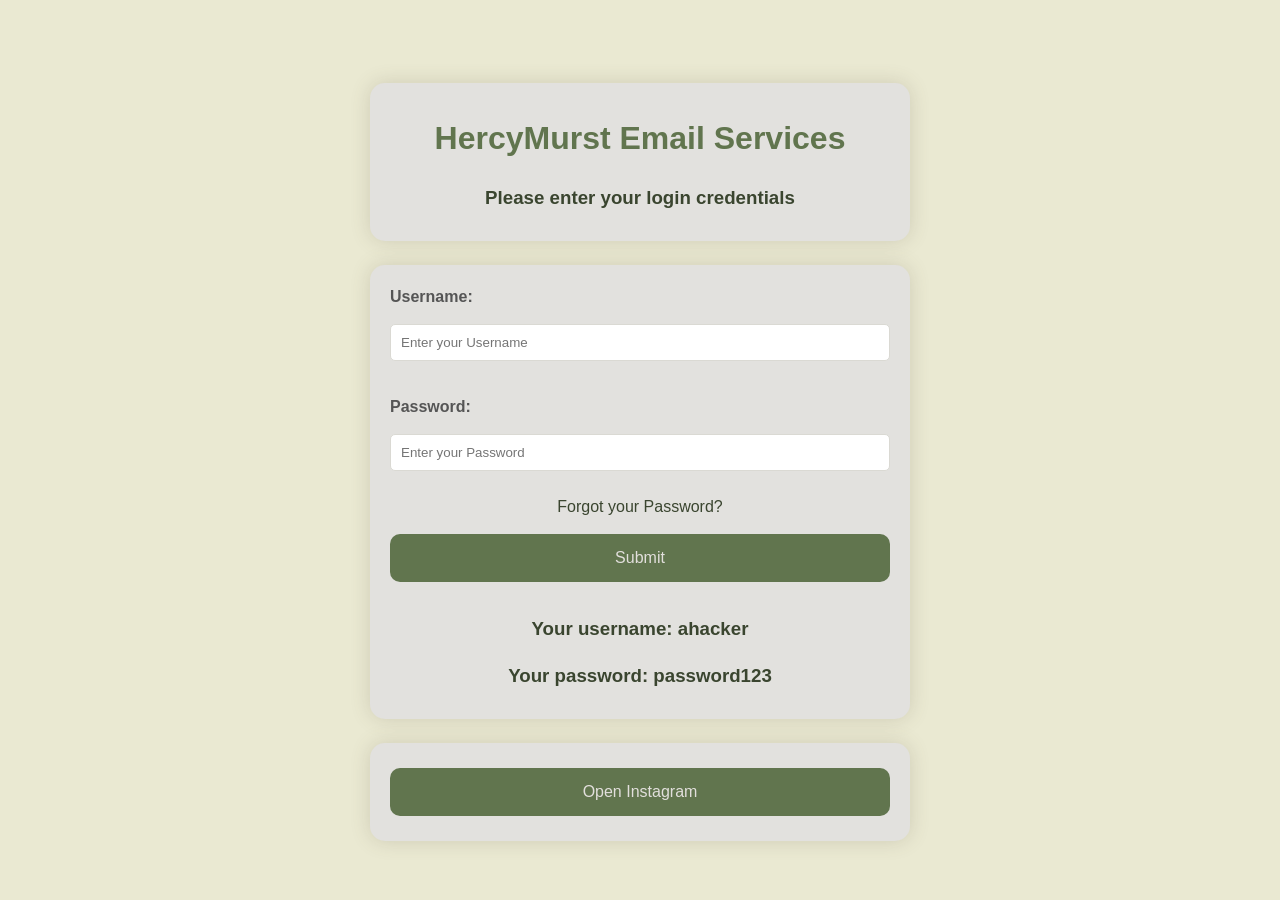
<file: index.html>
<!DOCTYPE html>
<html lan="en">

<head>
    <title>HTML Login Form</title>
    <link rel="stylesheet" href="professorPear-styling.css"> 
    <script defer src="professorPear-main.js"></script>
</head>

<body>
    <br>
    <div class="main">
        <h1>HercyMurst Email Services</h1>
        <h3>Please enter your login credentials</h3>
    </div>

    <br>

    <div class="main">

        <form id="loginForm">
            <label for="username">
                Username:
            </label>
            <input type="text" id="username" placeholder="Enter your Username"><br>

            <label for="password">
                Password:
            </label>
            <input type="password" id="password" placeholder="Enter your Password"><br>
                
                <a href="./security-question.html" style="text-decoration: none;">
                Forgot your Password?
                </a>

            <div class="wrap">
                <button type="button" onclick="getUserInfo()" id="loginFormSubmit">
                    Submit
                </button>
            </div>
        </form>
        
        <h3>Your username: ahacker</h3>
        <h3>Your password: password123</h3>
        
    </div>

    <br>

    <div class="main">
        <button type="button" onclick="instagram()" id="openInstagram">
        Open Instagram
        </button>
    </div>

</body>

</html>
</file>
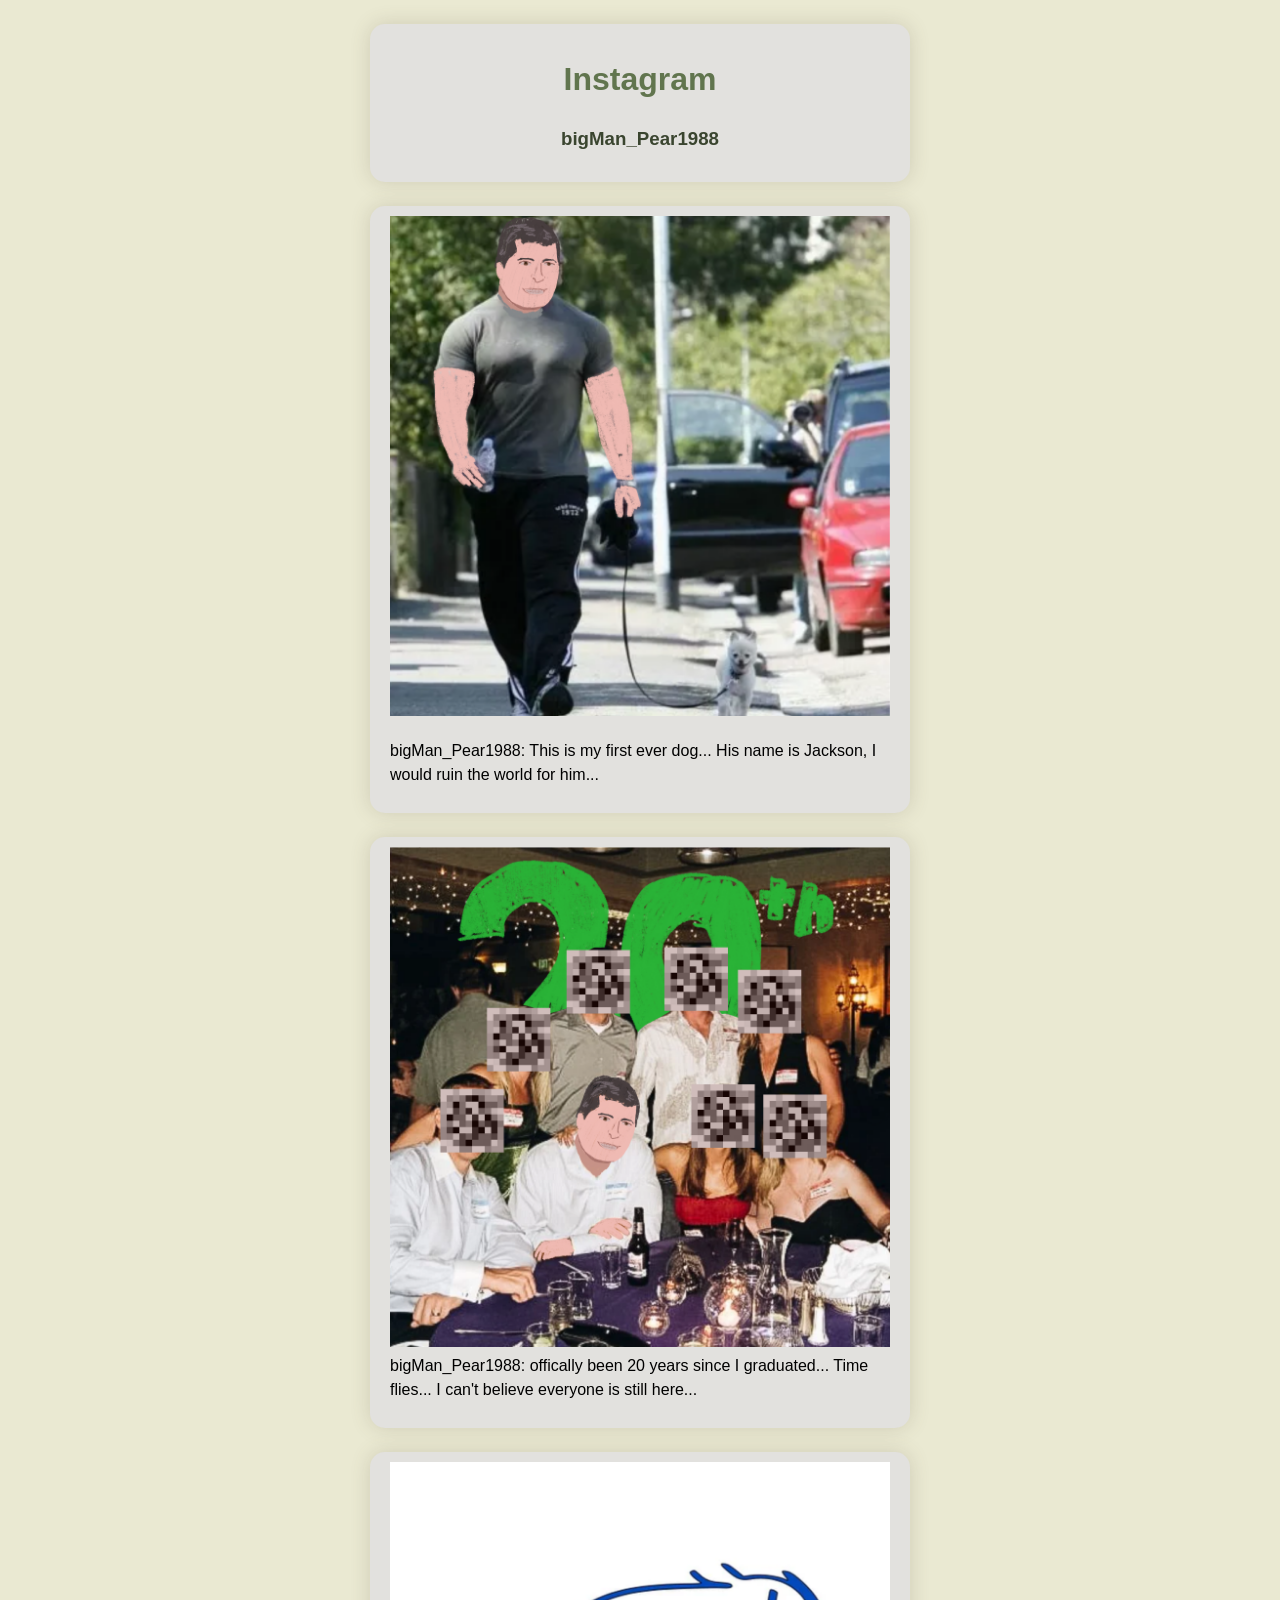
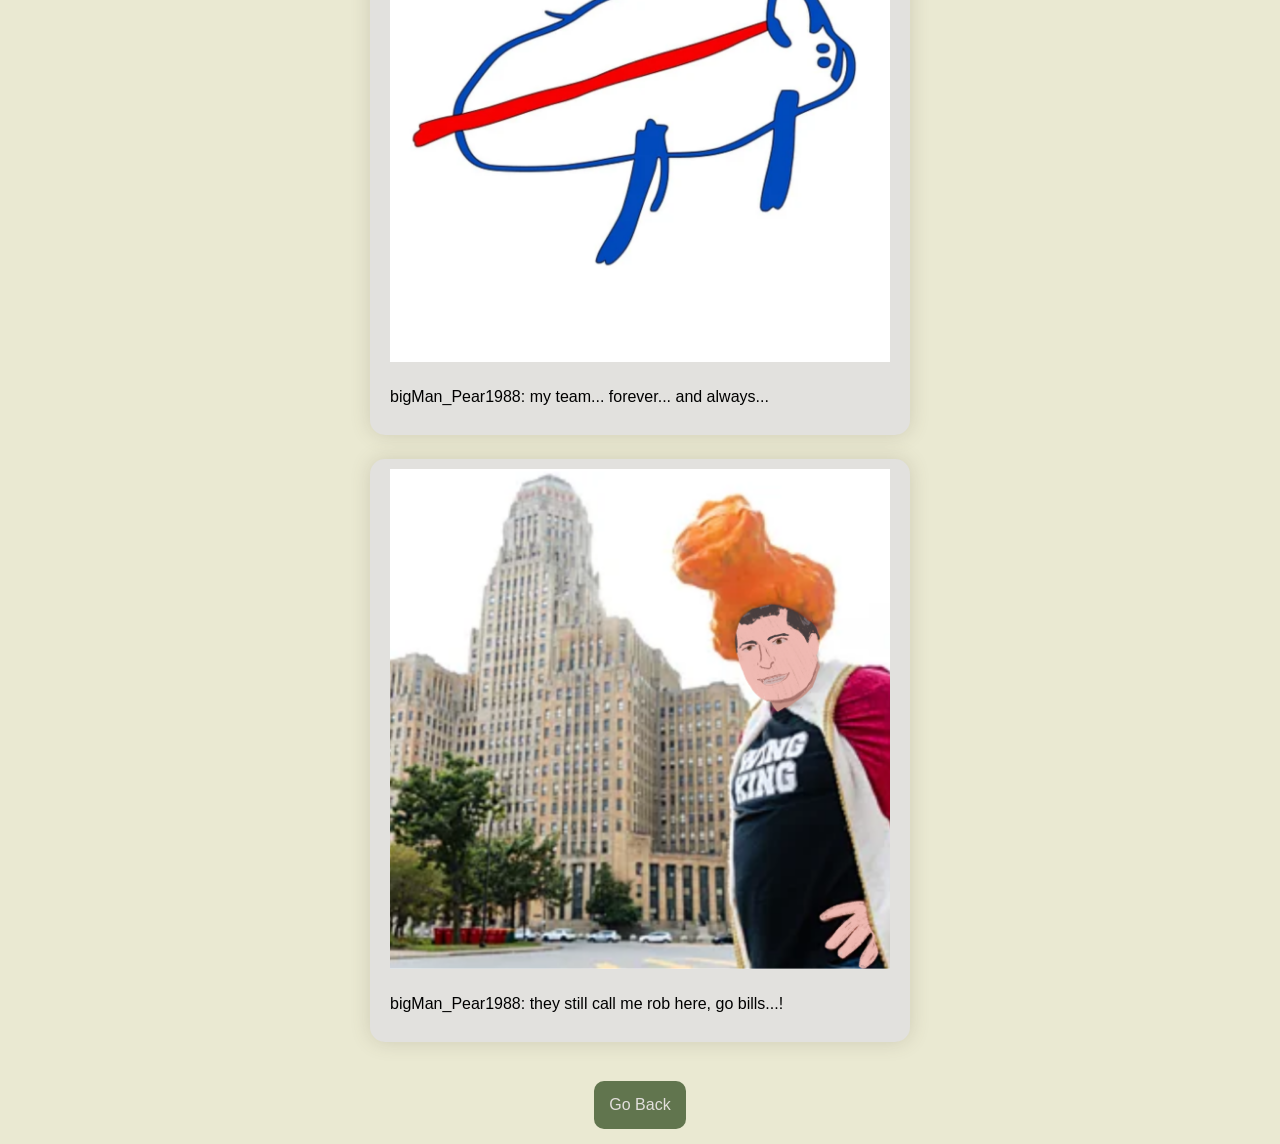
<file: instagram.html>
<!DOCTYPE html>
<html lan="en">

<head>
    <title>HTML Fake Instagram</title>
    <link rel="stylesheet" href="professorPear-styling.css">
    <script defer src="professorPear-main.js"></script>
</head>

<body>

    <br>

    <div class ="main">
    <h1>Instagram</h1>
    <h3>bigMan_Pear1988</h3>
    </div>

    <br>

    <div class="gram">
        <img src="dog.PNG" alt="professor pear walking a dog">
        <p>bigMan_Pear1988: This is my first ever dog... His name is Jackson, I would ruin the world for him...</p>
    </div>

    <br>

    <div class="gram">
        <img src="anniversary.PNG" alt="professor pear surrounded by his peers"
        <p>bigMan_Pear1988: offically been 20 years since I graduated... Time flies... I can't believe everyone is still here...</p>
    </div>

    <br>

    <div class="gram">
        <img src="bills.PNG" alt="picture of buffalo bill">
        <p>bigMan_Pear1988: my team... forever... and always...</p>
    </div>

    <br>

    <div class="gram">
        <img src="buffalo.PNG" alt="picture of professor pear in buffalo, NY">
        <p>bigMan_Pear1988: they still call me rob here, go bills...!</p>
    </div>

    <br>

    <div class="back">
        <button type="button" onclick="goBack()" id="backButton">
            Go Back
        </button>
    </div>

</body>



</html>
</file>
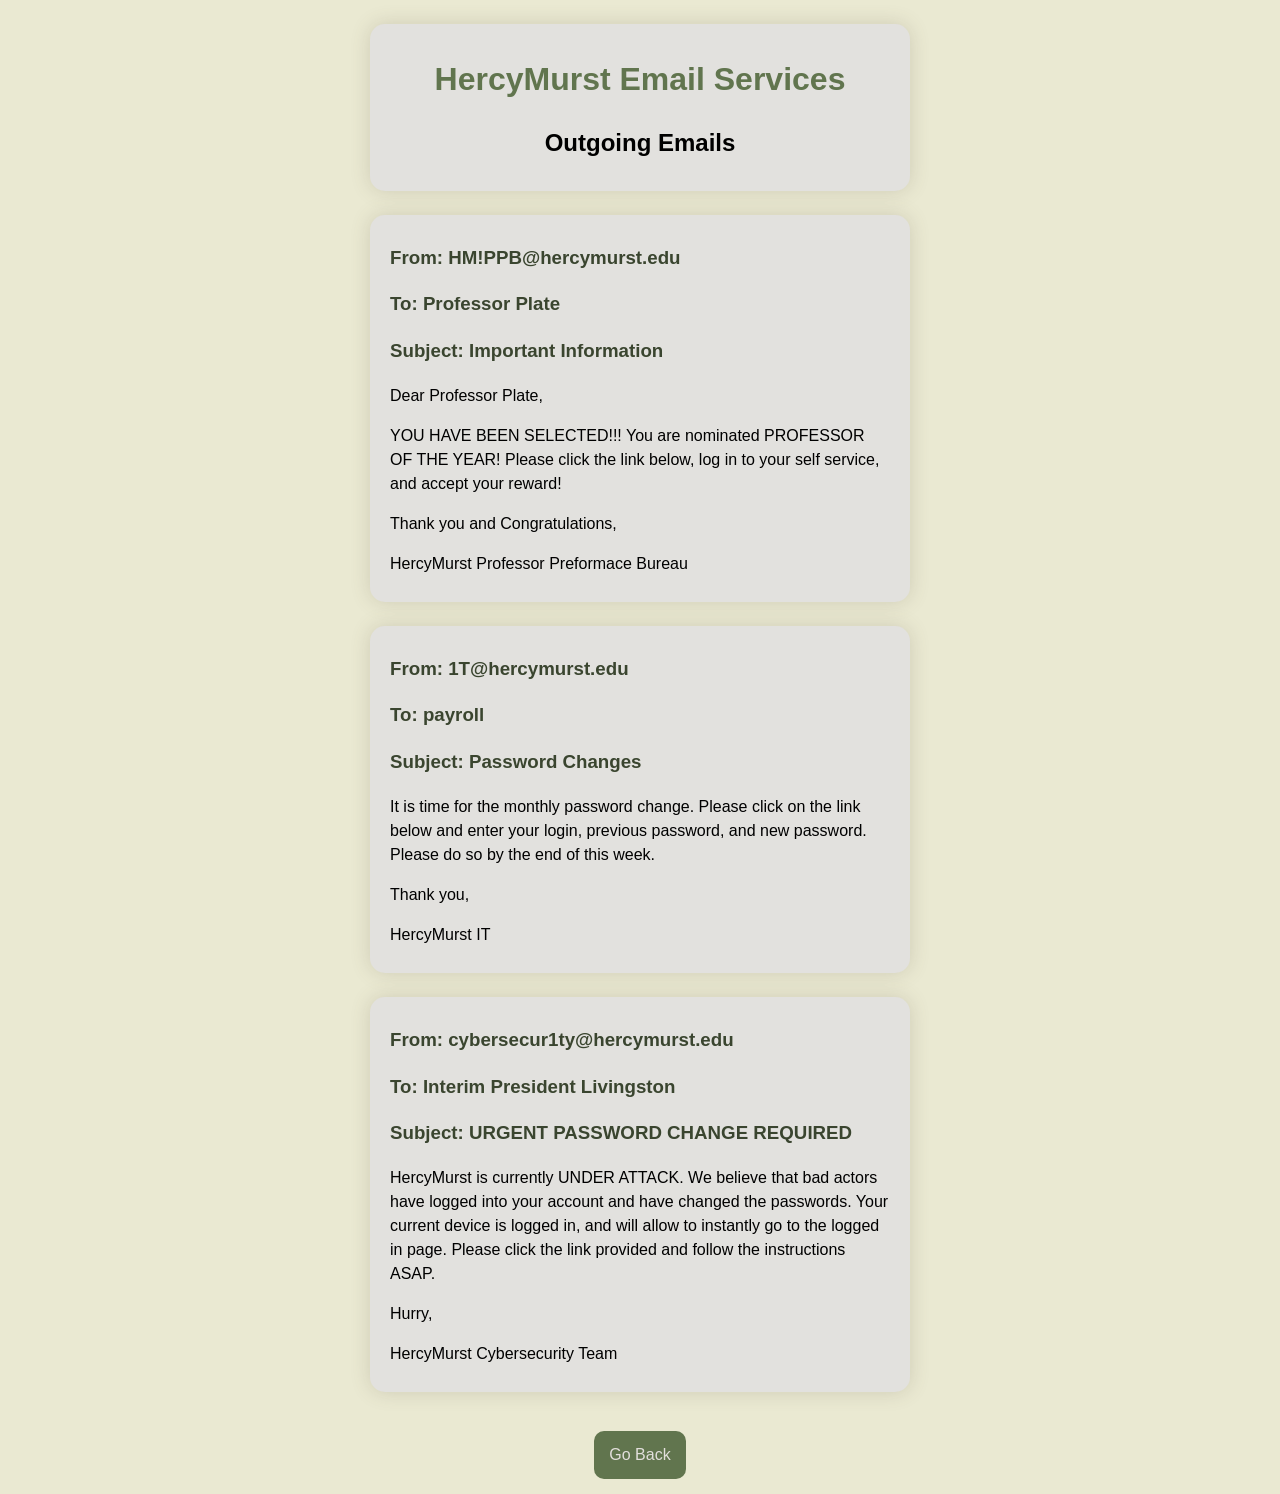
<file: outgoingEmails.html>
<!DOCTYPE html>
<html lan="en">

<head>
    <title>HTML Secret Emails</title>
    <link rel="stylesheet" href="professorPear-styling.css"> 
    <script defer src="professorPear-main.js"></script>
</head>

<body>
    <br>
    <div class = "main">
        <h1>HercyMurst Email Services</h1>
        <h2>Outgoing Emails</h2>
    </div>

    <br>

    <div class="email">
        <h3>From: HM!PPB@hercymurst.edu</h3>
        <h3>To: Professor Plate</h3>
        <h3>Subject: Important Information</h3>
        <p>Dear Professor Plate,</p>
        <p>YOU HAVE BEEN SELECTED!!! You are nominated PROFESSOR OF THE YEAR! Please click the link below, log in to your self service, and accept your reward!</p>
        <p>Thank you and Congratulations,</p>
        <p>HercyMurst Professor Preformace Bureau</p>
    </div>

    <br>        

    <div class ="email">
        <h3>From: 1T@hercymurst.edu</h3>
        <h3>To: payroll</h3>
        <h3>Subject: Password Changes</h3>
        <p>It is time for the monthly password change. Please click on the link below and enter your login, previous password, and new password. Please do so by the end of this week.</p>
        <p>Thank you,</p>
        <p>HercyMurst IT</p>
    </div>

    <br>

    <div class ="email">
        <h3>From: cybersecur1ty@hercymurst.edu</h3>
        <h3>To: Interim President Livingston</h3>
        <h3>Subject: URGENT PASSWORD CHANGE REQUIRED</h3>
        <p>HercyMurst is currently UNDER ATTACK. We believe that bad actors have logged into your account and have changed the passwords. Your current device is logged in, and will allow to instantly go to the logged in page. Please click the link provided and follow the instructions ASAP.</p>
        <p>Hurry,</p>
        <p>HercyMurst Cybersecurity Team</p>
    </div>

    <br>

    <div class="back">
        <button type="button" onclick="goBack()" id="backButton">
            Go Back
        </button>
    </div>

</body>

</html>
</file>
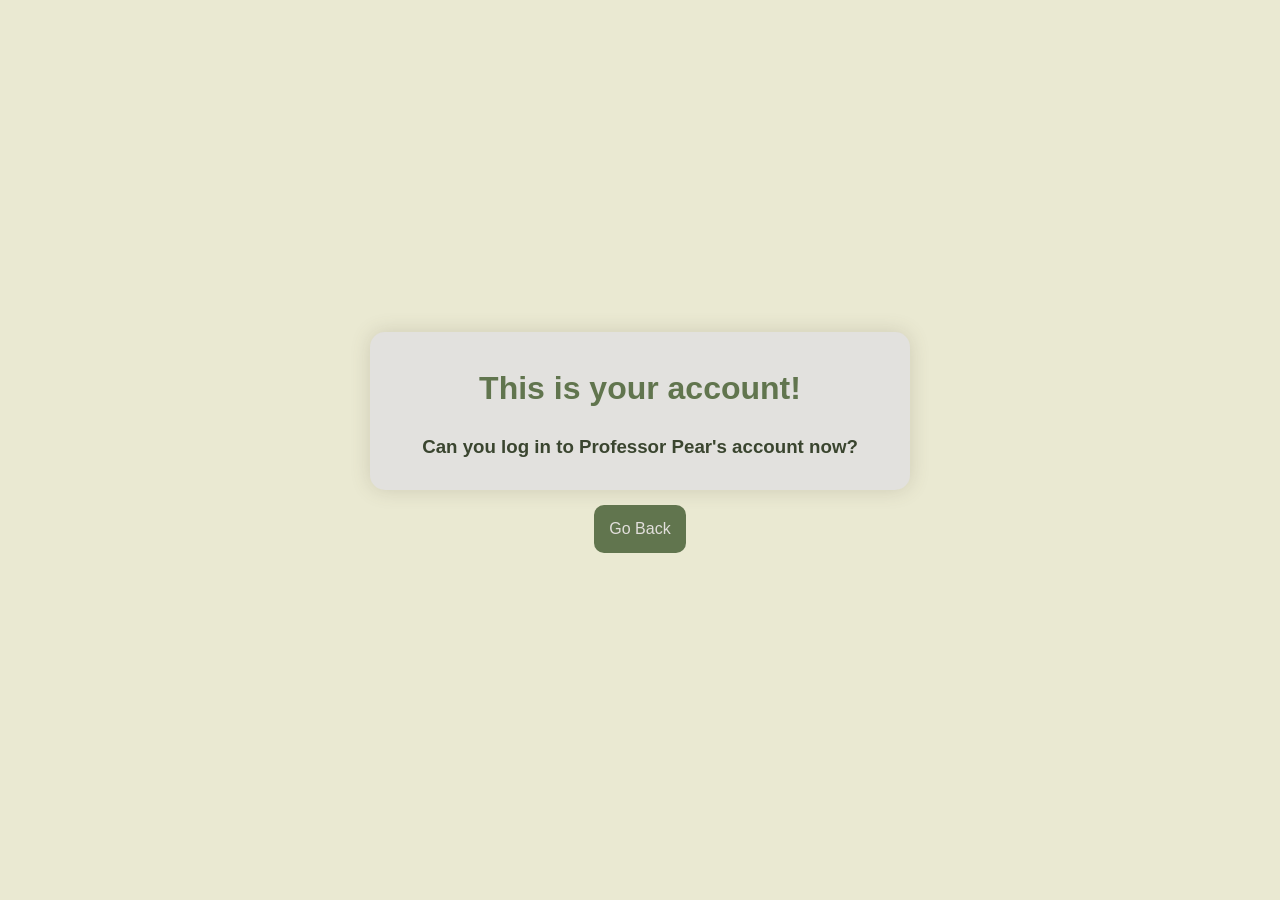
<file: pres-login-page.html>
<!DOCTYPE html>
<html lan="en">

<head>
    <title>HTML Login Form</title> 
    <link rel="stylesheet" href="professorPear-styling.css"> 
    <script defer src="professorPear-main.js"></script>
</head>

<body>
    <div class="main">
        <h1>This is your account!</h1>
        <h3>Can you log in to Professor Pear's account now?</h3>
    </div>

    <div class="back">
        <button type="button" onclick="goBack()" id="backButton">
            Go Back
        </button>
    </div>
</body>

</html>
</file>
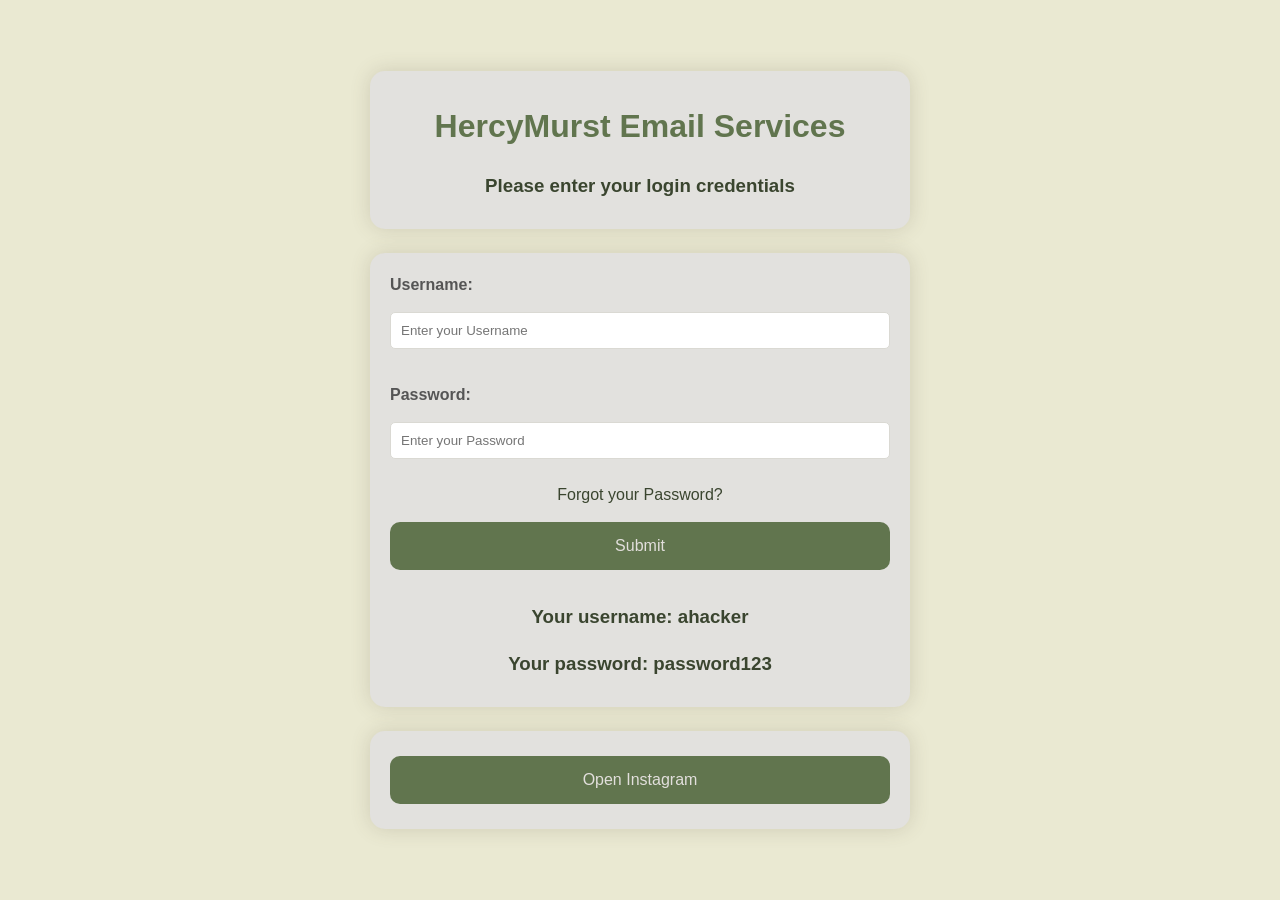
<file: professorPear-mainPage.html>
<!DOCTYPE html>
<html lan="en">

<head>
    <title>HTML Login Form</title>
    <link rel="stylesheet" href="professorPear-styling.css"> 
    <script defer src="professorPear-main.js"></script>
</head>

<body>
    
    <div class="main">
        <h1>HercyMurst Email Services</h1>
        <h3>Please enter your login credentials</h3>
    </div>

    <br>

    <div class="main">

        <form id="loginForm">
            <label for="username">
                Username:
            </label>
            <input type="text" id="username" placeholder="Enter your Username"><br>

            <label for="password">
                Password:
            </label>
            <input type="password" id="password" placeholder="Enter your Password"><br>
                
                <a href="./security-question.html" style="text-decoration: none;">
                Forgot your Password?
                </a>

            <div class="wrap">
                <button type="button" onclick="getUserInfo()" id="loginFormSubmit">
                    Submit
                </button>
            </div>
        </form>
        
        <h3>Your username: ahacker</h3>
        <h3>Your password: password123</h3>
        
    </div>

    <br>

    <div class="main">
        <button type="button" onclick="instagram()" id="openInstagram">
        Open Instagram
        </button>
    </div>

</body>

</html>
</file>
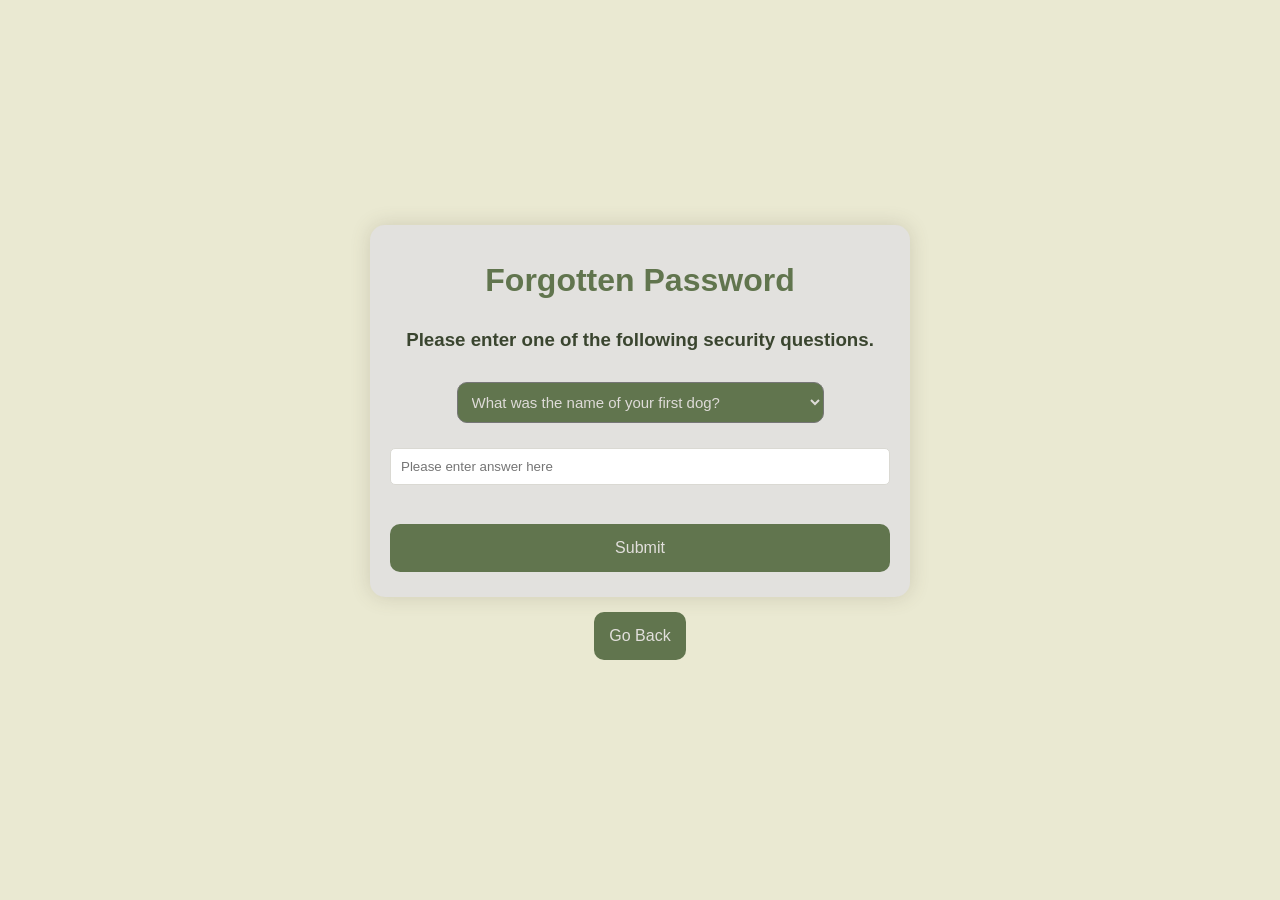
<file: security-question-ahacker.html>
<!DOCTYPE html>
<html lan="en">

<head>
    <title>HTML Login Form</title> 
    <link rel="stylesheet" href="professorPear-styling.css"> 
    <script defer src="professorPear-main.js"></script>
</head>

<body>
    <div class="main">
        <h1>Forgotten Password</h1>
        <h3>Please enter one of the following security questions.</h3>

        <select name="ahackerSecurity" id="ahackerSecurity">
            <option value="dog">
                What was the name of your first dog?
            </option>
            <option value="hometown">
                What was the name of the city you were born in?
            </option>
            <option value="maiden">
                What is your mothers maiden name?
            </option>
        </select>

        <form id="securityAnswers">
            <input type="text" id="answers" placeholder="Please enter answer here"><br>
            
            <div class="wrap">
                <button type="button" onclick="getAnswerUser()">
                    Submit
                </button>
            </div>

        </form>

    </div>


    <div class="back">
        <button type="button" onclick="goBack()" id="backButton">
            Go Back
        </button>
    </div>

</body>

</html>
</file>
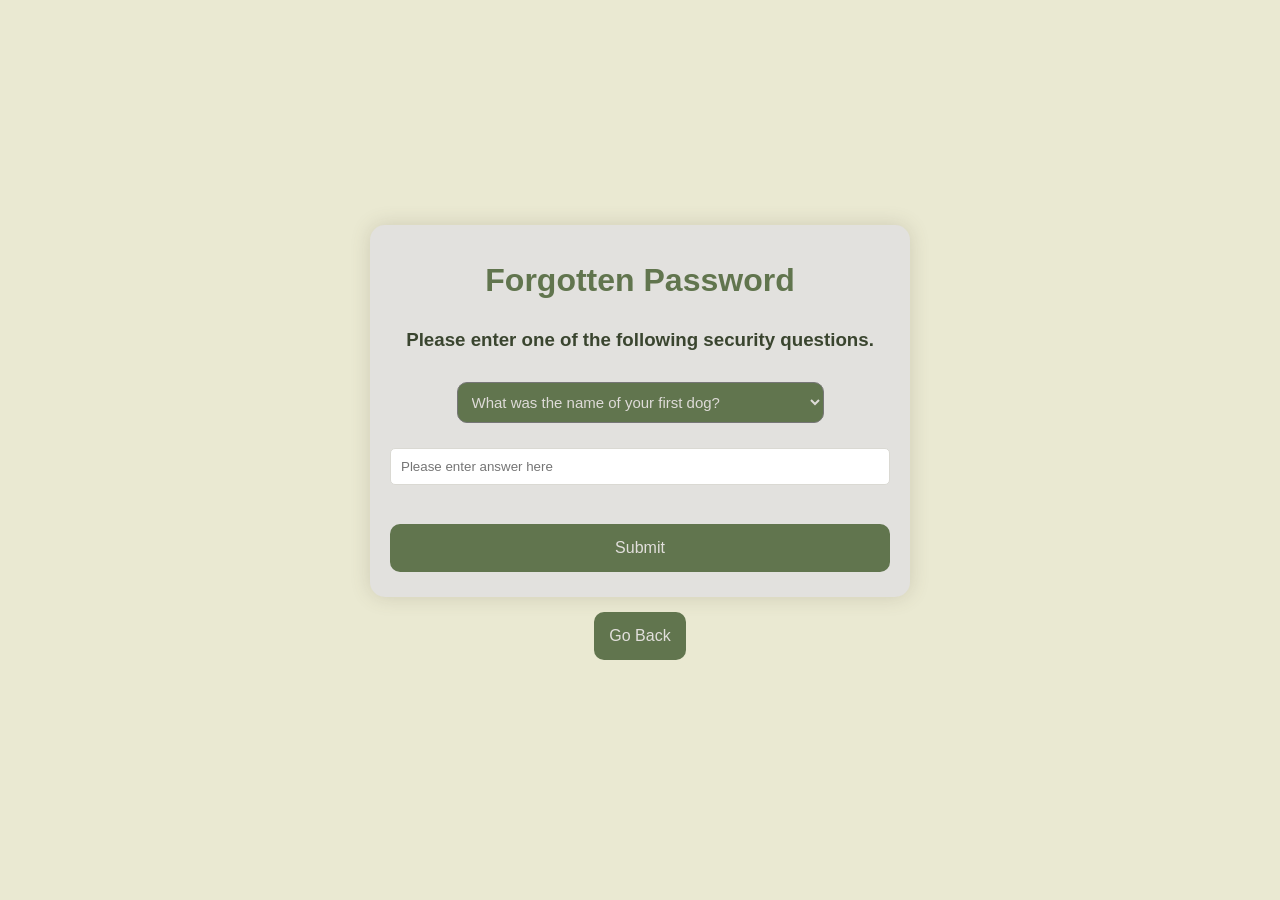
<file: security-question-rpear.html>
<!DOCTYPE html>
<html lan="en">

<head>
    <title>HTML Login Form</title> 
    <link rel="stylesheet" href="professorPear-styling.css"> 
    <script defer src="professorPear-main.js"></script>
</head>

<body>
    <div class="main">
        <h1>Forgotten Password</h1>
        <h3>Please enter one of the following security questions.</h3>

        <select name="ahackerSecurity" id="ahackerSecurity">
            <option value="dog">
                What was the name of your first dog?
            </option>
            <option value="hometown">
                What was the name of the city you were born in?
            </option>
            <option value="maiden">
                What is your mothers maiden name?
            </option>
        </select>

        <form id="securityAnswers">
            <input type="text" id="answers" placeholder="Please enter answer here"><br>
            
            <div class="wrap">
                <button type="button" onclick="getAnswerGoal()" id="answerSubmit">
                    Submit
                </button>
            </div>

        </form>

    </div>

    <div class="back">
        <button type="button" onclick="goBack()" id="backButton">
            Go Back
        </button>
    </div>

</body>

</html>
</file>
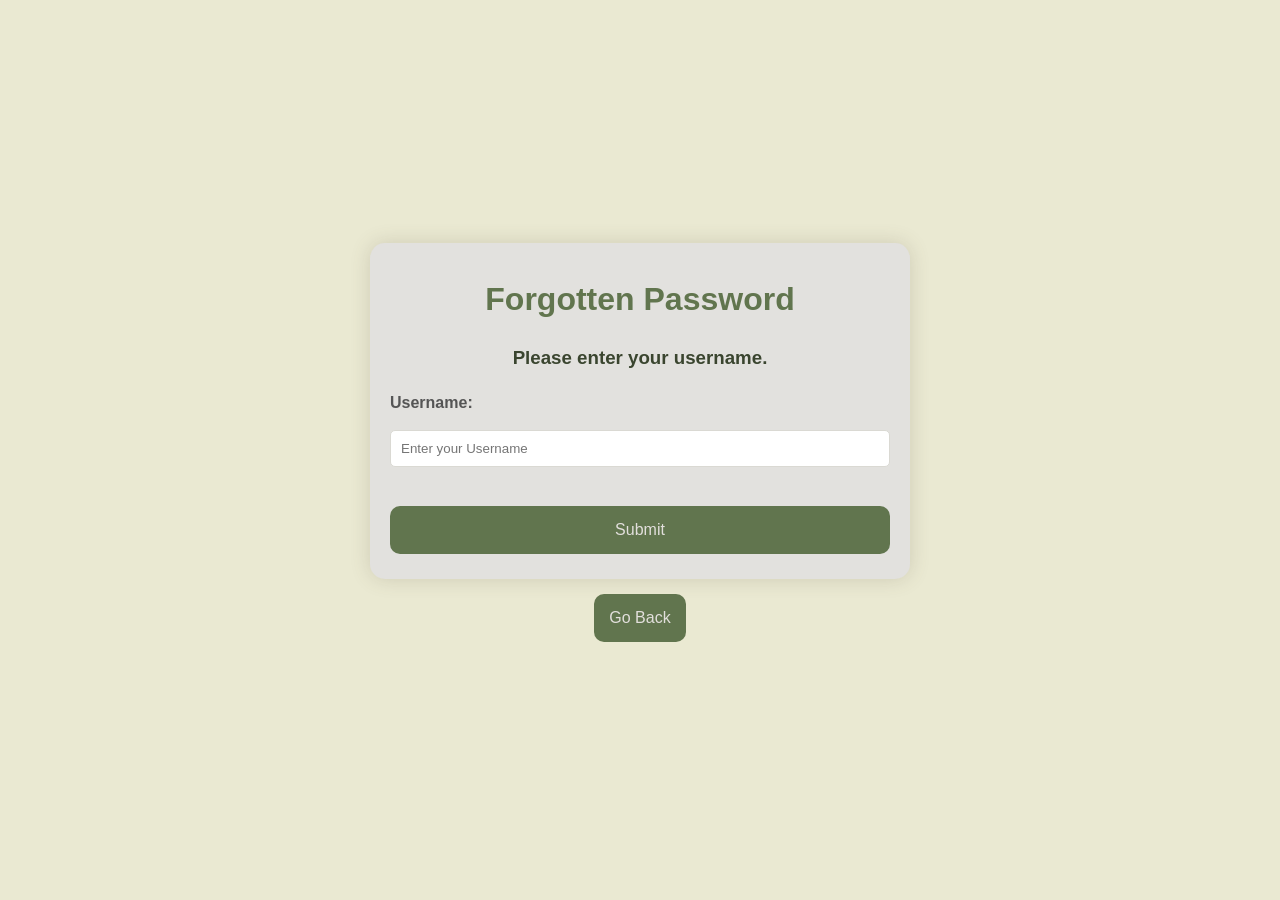
<file: security-question.html>
<!DOCTYPE html>
<html lan="en">

<head>
    <title>HTML Login Form</title> 
    <link rel="stylesheet" href="professorPear-styling.css"> 
    <script defer src="professorPear-main.js"></script>
</head>

<body>
    <div class="main">
        <h1>Forgotten Password</h1>
        <h3>Please enter your username.</h3>

        <form id="securityUsername">
            <label for="username">
                Username:
            </label>
            <input type="text" id="username" placeholder="Enter your Username"><br>
            
            <div class="wrap">
                <button type="button" onclick="getUsername()">
                    Submit
                </button>
            </div>

        </form>

    </div>

    <div class="back">
        <button type="button" onclick="goBack()" id="backButton">
            Go Back
        </button>
    </div>

</body>

</html>
</file>
<file: professorPear-styling.css>
body {
    display: flex;
    align-items: center;
    justify-content: center;
    font-family: sans-serif;
    line-height: 1.5;
    min-height: 100vh;
    background: #eae9d2;
    flex-direction: column;
    margin: 0;
}

.main {
    background-color: #e2e1de;
    border-radius: 15px;
    box-shadow: 0 0 20px #5d544133;
    padding: 10px 20px;
    transition: transform 0.2s;
    width: 500px;
    text-align: center;
}

.email {
    background-color: #e2e1de;
    border-radius: 15px;
    box-shadow: 0 0 20px #5d544133;
    padding: 10px 20px;
    transition: transform 0.2s;
    width: 500px;
    text-align: left;
}

.gram {
    background-color: #e2e1de;
    border-radius: 15px;
    box-shadow: 0 0 20px #5d544133;
    padding: 10px 20px;
    transition: transform 0.2s;
    width: 500px;
    text-align: left;
}

img {
    width: 100%;
    height: 100%;
    object-fit: contain;
}


h1 {
    color: #61754e;
}

h3 {
    color: #3a452f;
}

label {
    display: block;
    width: 100%;
    margin-top: 10px;
    margin-bottom: 5px;
    text-align: left;
    color: #555;
    font-weight: bold;
}

input {
    display: block;
    width: 100%;
    margin-top: 15px;
    padding: 10px;
    box-sizing: border-box;
    border: 1px solid #dad9d3;
    border-radius: 5px;
}

a {
    color: #3a452f;
}

button {
    padding: 15px;
    border-radius: 10px;
    margin-top: 15px;
    margin-bottom: 15px;
    border: none;
    color: #e2dfdc;
    cursor: pointer;
    background-color: #61754e;
    width: 100%;
    font-size: 16px;
}

.wrap {
    display: flex;
    justify-content: center;
    align-items: center;
}

.back {
    display: flex;
    justify-content: center;
    align-items: center;
}

select {
    display: relative;
    justify-content: center;
    align-items: center;
    color: #dedbd8;
    padding: 10px;
    border-radius: 10px;
    background-color: #61754e;
    margin-top: 10px;
    margin-bottom: 10px;
    font-size: 15px;
}
</file>
